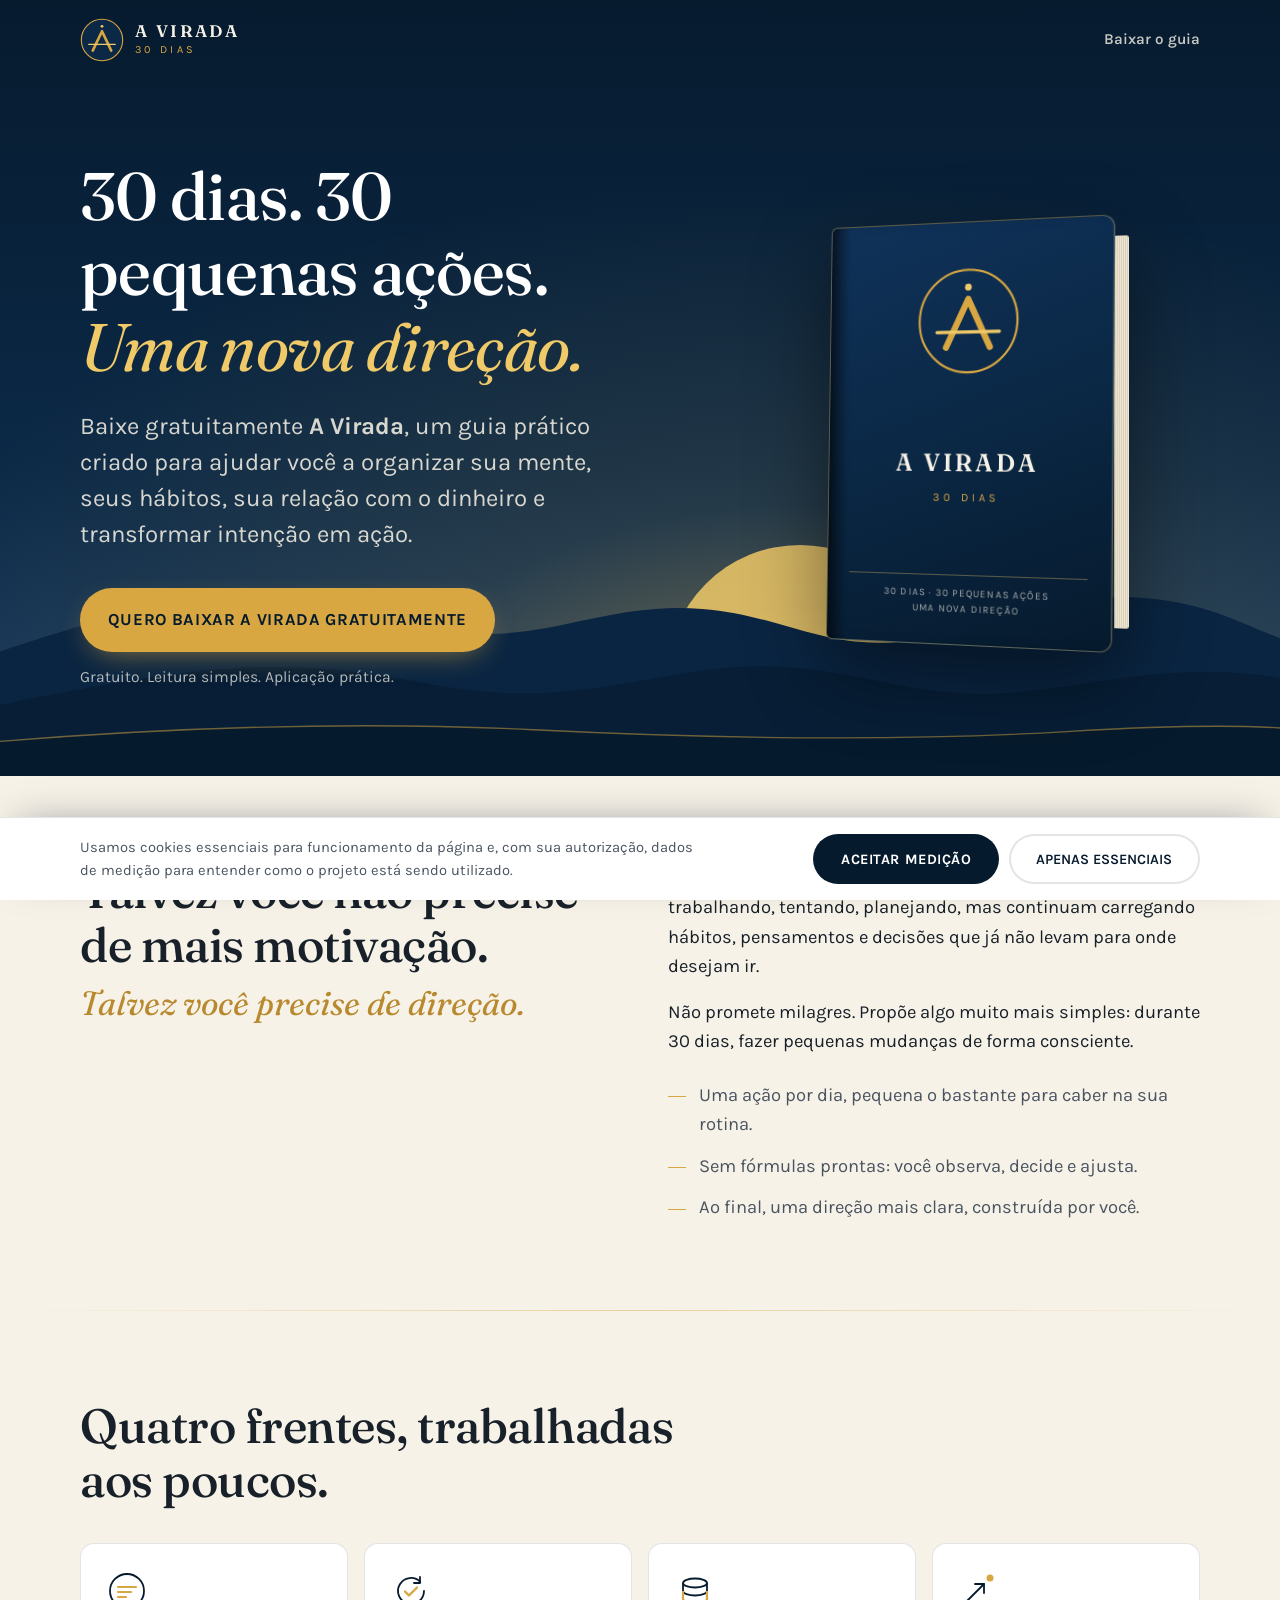
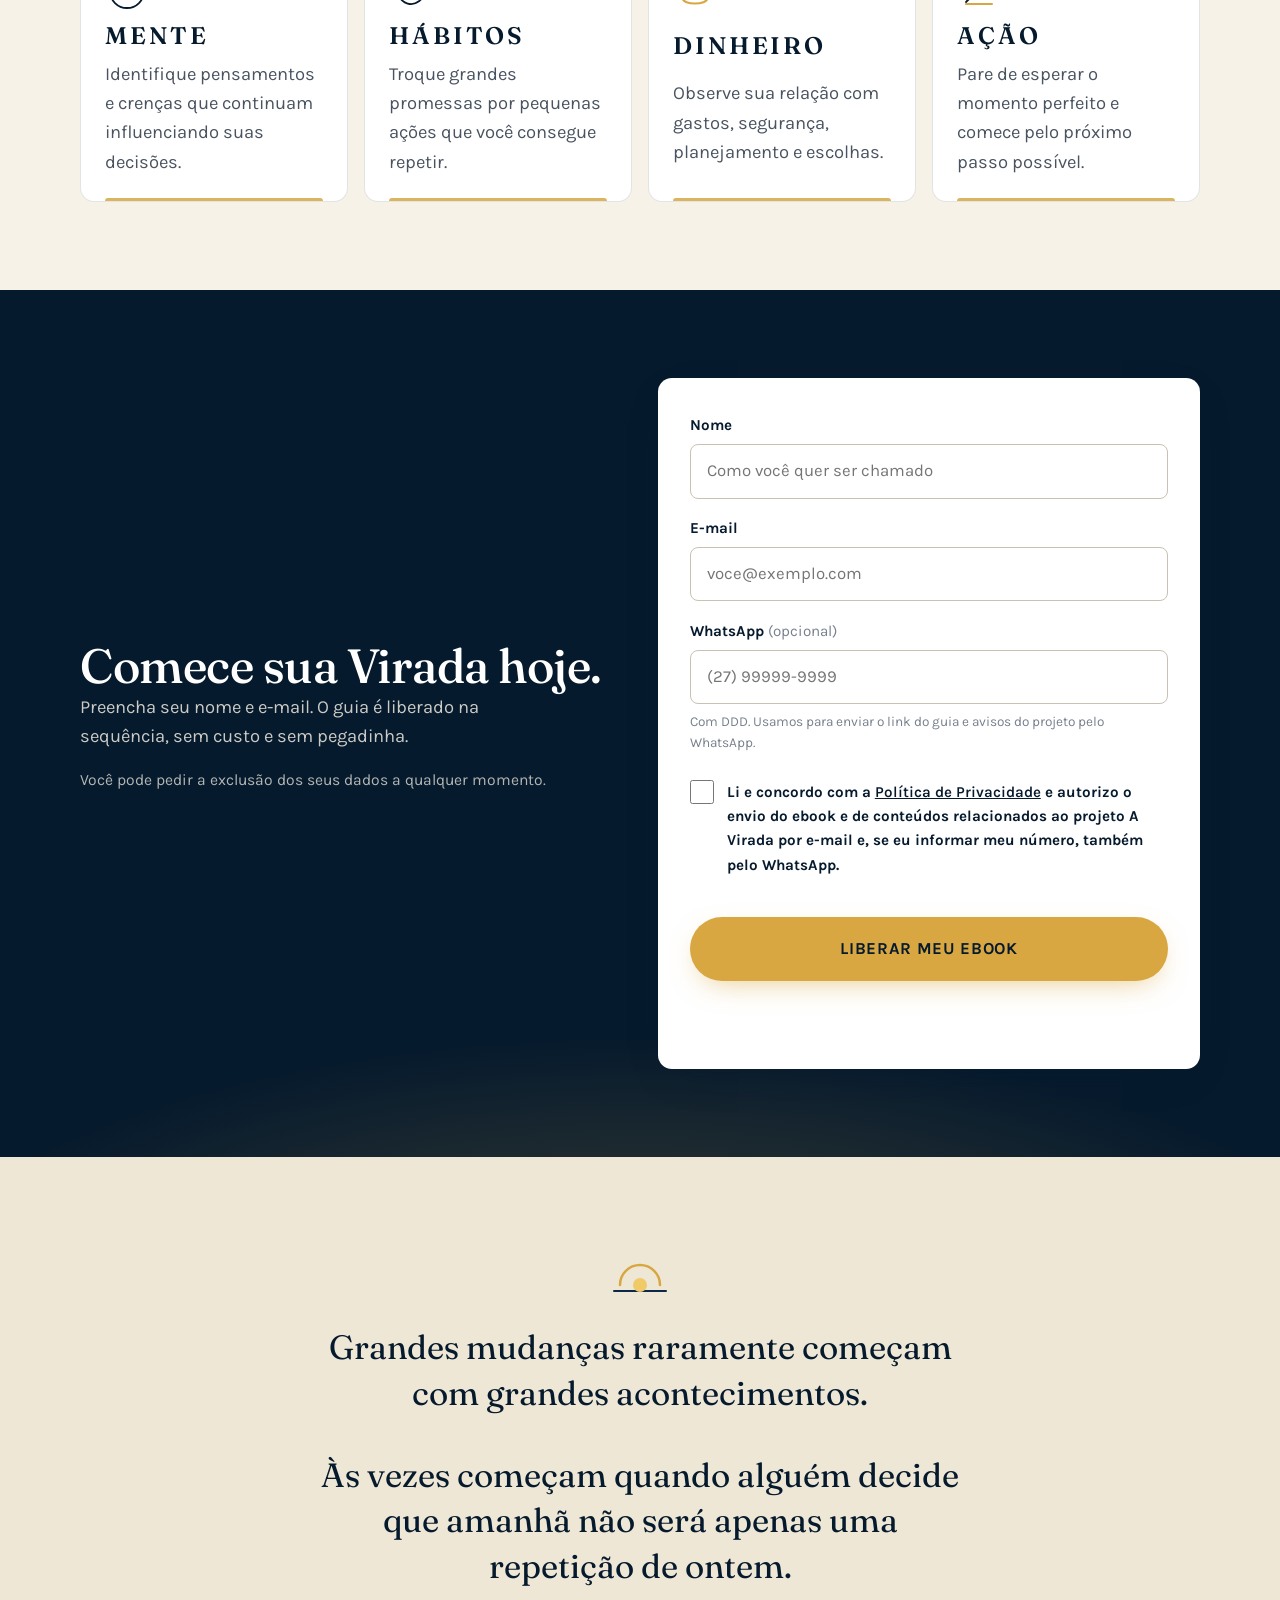
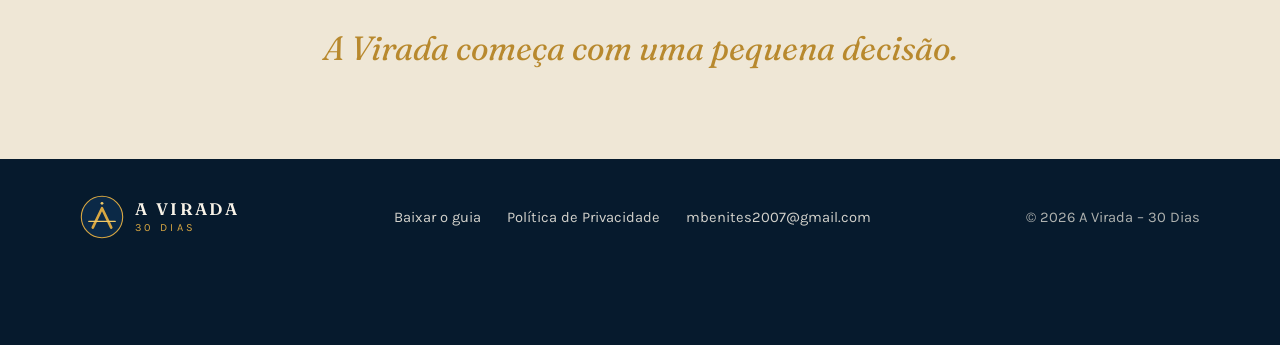
<file: site/index.html>
<!DOCTYPE html>
<html lang="pt-BR">
<head>
  <meta charset="UTF-8">
  <meta name="viewport" content="width=device-width, initial-scale=1">
  <title>A Virada – 30 Dias | Guia Gratuito</title>
  <meta name="description" content="Baixe gratuitamente A Virada, um guia prático de 30 dias para trabalhar mente, hábitos, dinheiro e ação através de pequenas mudanças.">
  <link rel="canonical" href="">
  <meta name="theme-color" content="#061A2D">
  <meta name="robots" content="index, follow">

  <meta property="og:type" content="website">
  <meta property="og:locale" content="pt_BR">
  <meta property="og:site_name" content="A Virada – 30 Dias">
  <meta property="og:title" content="A Virada – 30 Dias">
  <meta property="og:description" content="30 dias. 30 pequenas ações. Uma nova direção.">
  <meta property="og:url" content="">
  <meta property="og:image" content="assets/img/og-image.png">
  <meta property="og:image:width" content="1200">
  <meta property="og:image:height" content="630">
  <meta name="twitter:card" content="summary_large_image">
  <meta name="twitter:title" content="A Virada – 30 Dias">
  <meta name="twitter:description" content="30 dias. 30 pequenas ações. Uma nova direção.">
  <meta name="twitter:image" content="assets/img/og-image.png">

  <link rel="icon" type="image/svg+xml" href="assets/img/favicon.svg">
  <link rel="apple-touch-icon" href="assets/img/apple-touch-icon.png">

  <link rel="preconnect" href="https://fonts.googleapis.com">
  <link rel="preconnect" href="https://fonts.gstatic.com" crossorigin>
  <link rel="stylesheet" href="https://fonts.googleapis.com/css2?family=Fraunces:ital,opsz,wght@0,9..144,400;0,9..144,500;0,9..144,600;1,9..144,400;1,9..144,500&family=Karla:wght@400;600;700&display=swap">
  <link rel="stylesheet" href="assets/css/styles.css?v=__BUILD__">

  <script type="application/ld+json">
  {
    "@context": "https://schema.org",
    "@type": "Book",
    "name": "A Virada – 30 Dias",
    "description": "Guia prático de 30 dias para trabalhar mente, hábitos, dinheiro e ação através de pequenas mudanças.",
    "inLanguage": "pt-BR",
    "isAccessibleForFree": true,
    "bookFormat": "https://schema.org/EBook"
  }
  </script>
</head>
<body>
  <a class="skip-link" href="#conteudo">Pular para o conteúdo</a>

  <header class="site-header">
    <div class="wrap">
      <a class="brand" href="./" aria-label="A Virada – 30 Dias, início">
        <svg class="brand-mark" viewBox="0 0 100 100" aria-hidden="true" focusable="false">
          <circle cx="50" cy="50" r="47" fill="#0B2947" stroke="#D8A742" stroke-width="2.5"/>
          <circle cx="50" cy="19" r="3.2" fill="#F0C968"/>
          <path d="M29 74 L50 30 L71 74" fill="none" stroke="#D8A742" stroke-width="6" stroke-linecap="round" stroke-linejoin="round"/>
          <path d="M20 60 H80" stroke="#F0C968" stroke-width="3" stroke-linecap="round"/>
        </svg>
        <span class="brand-text"><b>A VIRADA</b><small>30 DIAS</small></span>
      </a>
      <a class="header-link" href="#cadastro">Baixar o guia</a>
    </div>
  </header>

  <main id="conteudo">

    <!-- ===================== HERO ===================== -->
    <section class="hero" aria-labelledby="titulo-principal">
      <div class="hero-sky" aria-hidden="true">
        <svg viewBox="0 0 1440 900" preserveAspectRatio="xMidYMax slice">
          <defs>
            <linearGradient id="sky" x1="0" y1="0" x2="0" y2="1">
              <stop offset="0" stop-color="#061A2D"/>
              <stop offset=".62" stop-color="#0B2947"/>
              <stop offset="1" stop-color="#1B3E63"/>
            </linearGradient>
            <radialGradient id="glow" cx=".62" cy="1" r=".75">
              <stop offset="0" stop-color="#D8A742" stop-opacity=".55"/>
              <stop offset=".45" stop-color="#D8A742" stop-opacity=".12"/>
              <stop offset="1" stop-color="#D8A742" stop-opacity="0"/>
            </radialGradient>
          </defs>
          <rect width="1440" height="900" fill="url(#sky)"/>
          <rect width="1440" height="900" fill="url(#glow)"/>
          <circle cx="900" cy="790" r="150" fill="#F0C968" opacity=".85"/>
          <path d="M0 900 L0 760 C120 720 220 690 330 700 C420 708 470 745 560 740 C640 736 700 705 790 712 C880 719 930 760 1020 748 C1110 736 1180 690 1290 700 C1360 706 1400 730 1440 745 L1440 900 Z" fill="#0A2542"/>
          <path d="M0 900 L0 820 C150 790 260 770 370 780 C470 789 520 812 620 806 C720 800 790 770 890 778 C990 786 1040 815 1140 806 C1240 797 1330 770 1440 790 L1440 900 Z" fill="#071E36"/>
          <path d="M0 900 L0 862 C200 845 400 838 600 848 C800 858 1000 862 1200 850 C1300 844 1380 842 1440 846 L1440 900 Z" fill="#061A2D"/>
          <path d="M0 861 C200 845 400 838 600 848 C800 858 1000 862 1200 850 C1300 844 1380 842 1440 846" fill="none" stroke="#D8A742" stroke-opacity=".5" stroke-width="1.5"/>
        </svg>
      </div>

      <div class="wrap">
        <div class="hero-copy">
          <h1 id="titulo-principal">30 dias. 30 pequenas ações. <em>Uma nova direção.</em></h1>
          <p class="lead">Baixe gratuitamente <strong>A Virada</strong>, um guia prático criado para ajudar você a organizar sua mente, seus hábitos, sua relação com o dinheiro e transformar intenção em ação.</p>
          <div class="cta-row">
            <a class="btn btn-primary btn-lg" href="#cadastro" data-cta="hero">QUERO BAIXAR A VIRADA GRATUITAMENTE</a>
            <span class="note-light">Gratuito. Leitura simples. Aplicação prática.</span>
          </div>
        </div>

        <div class="hero-book" aria-hidden="true">
          <div class="book">
            <div class="book-pages"></div>
            <div class="book-cover">
              <svg class="book-emblem" viewBox="0 0 100 100" focusable="false">
                <circle cx="50" cy="50" r="47" fill="none" stroke="#D8A742" stroke-width="2"/>
                <circle cx="50" cy="19" r="3.2" fill="#F0C968"/>
                <path d="M29 74 L50 30 L71 74" fill="none" stroke="#D8A742" stroke-width="6" stroke-linecap="round" stroke-linejoin="round"/>
                <path d="M20 60 H80" stroke="#F0C968" stroke-width="3" stroke-linecap="round"/>
              </svg>
              <div class="book-title"><b>A VIRADA</b><small>30 DIAS</small></div>
              <div class="book-tag">30 DIAS · 30 PEQUENAS AÇÕES<br>UMA NOVA DIREÇÃO</div>
            </div>
          </div>
        </div>
      </div>
    </section>

    <!-- ===================== PARA QUEM É ===================== -->
    <section class="section" aria-labelledby="para-quem">
      <div class="wrap two-col">
        <div>
          <h2 id="para-quem">Talvez você não precise de mais motivação.</h2>
          <p class="sub">Talvez você precise de direção.</p>
        </div>
        <div class="measure">
          <p>A Virada foi criado para pessoas que sentem que estão trabalhando, tentando, planejando, mas continuam carregando hábitos, pensamentos e decisões que já não levam para onde desejam ir.</p>
          <p>Não promete milagres. Propõe algo muito mais simples: durante 30 dias, fazer pequenas mudanças de forma consciente.</p>
          <ul class="quiet-list">
            <li>Uma ação por dia, pequena o bastante para caber na sua rotina.</li>
            <li>Sem fórmulas prontas: você observa, decide e ajusta.</li>
            <li>Ao final, uma direção mais clara, construída por você.</li>
          </ul>
        </div>
      </div>
    </section>

    <hr class="rule">

    <!-- ===================== OS 4 PILARES ===================== -->
    <section class="section" aria-labelledby="pilares">
      <div class="wrap">
        <h2 id="pilares">Quatro frentes, trabalhadas aos poucos.</h2>
        <div class="pillars">
          <article class="pillar">
            <svg class="pillar-icon" viewBox="0 0 44 44" aria-hidden="true" focusable="false"><circle cx="22" cy="22" r="17" fill="none" stroke="currentColor" stroke-width="1.8"/><path d="M13 18h18M13 23h13M13 28h8" stroke="#D8A742" stroke-width="2.2" stroke-linecap="round"/></svg>
            <h3>MENTE</h3>
            <p>Identifique pensamentos e crenças que continuam influenciando suas decisões.</p>
          </article>
          <article class="pillar">
            <svg class="pillar-icon" viewBox="0 0 44 44" aria-hidden="true" focusable="false"><path d="M35 22a13 13 0 1 1-3.8-9.2" fill="none" stroke="currentColor" stroke-width="1.8" stroke-linecap="round"/><path d="M31 8v6h-6" fill="none" stroke="currentColor" stroke-width="1.8" stroke-linecap="round" stroke-linejoin="round"/><path d="M16 22.5l4 4 8-8" fill="none" stroke="#D8A742" stroke-width="2.4" stroke-linecap="round" stroke-linejoin="round"/></svg>
            <h3>HÁBITOS</h3>
            <p>Troque grandes promessas por pequenas ações que você consegue repetir.</p>
          </article>
          <article class="pillar">
            <svg class="pillar-icon" viewBox="0 0 44 44" aria-hidden="true" focusable="false"><ellipse cx="22" cy="14" rx="12" ry="4.5" fill="none" stroke="currentColor" stroke-width="1.8"/><path d="M10 14v8c0 2.5 5.4 4.5 12 4.5s12-2 12-4.5v-8" fill="none" stroke="currentColor" stroke-width="1.8"/><path d="M10 22v8c0 2.5 5.4 4.5 12 4.5s12-2 12-4.5v-8" fill="none" stroke="#D8A742" stroke-width="2.2"/></svg>
            <h3>DINHEIRO</h3>
            <p>Observe sua relação com gastos, segurança, planejamento e escolhas.</p>
          </article>
          <article class="pillar">
            <svg class="pillar-icon" viewBox="0 0 44 44" aria-hidden="true" focusable="false"><path d="M9 33L27 15" stroke="currentColor" stroke-width="1.8" stroke-linecap="round"/><path d="M18 15h9v9" fill="none" stroke="currentColor" stroke-width="1.8" stroke-linecap="round" stroke-linejoin="round"/><circle cx="33" cy="9" r="3.5" fill="#D8A742"/><path d="M9 35h26" stroke="#D8A742" stroke-width="2" stroke-linecap="round"/></svg>
            <h3>AÇÃO</h3>
            <p>Pare de esperar o momento perfeito e comece pelo próximo passo possível.</p>
          </article>
        </div>
      </div>
    </section>

    <!-- ===================== CAPTURA ===================== -->
    <section class="section capture" id="cadastro" aria-labelledby="titulo-cadastro">
      <div class="wrap">
        <div>
          <h2 id="titulo-cadastro">Comece sua Virada hoje.</h2>
          <p class="intro">Preencha seu nome e e-mail. O guia é liberado na sequência, sem custo e sem pegadinha.</p>
          <p class="note-light">Você pode pedir a exclusão dos seus dados a qualquer momento.</p>
        </div>

        <form class="form-card" id="lead-form" novalidate autocomplete="on">
          <div class="field">
            <label for="nome">Nome</label>
            <input type="text" id="nome" name="name" autocomplete="given-name" required minlength="2" maxlength="80" placeholder="Como você quer ser chamado" aria-describedby="err-nome">
            <span class="err" id="err-nome" role="alert">Informe seu nome (pelo menos 2 letras).</span>
          </div>
          <div class="field">
            <label for="email">E-mail</label>
            <input type="email" id="email" name="email" autocomplete="email" inputmode="email" required maxlength="120" placeholder="voce@exemplo.com" aria-describedby="err-email">
            <span class="err" id="err-email" role="alert">Informe um e-mail válido.</span>
          </div>
          <div class="field" id="field-phone">
            <label for="telefone">WhatsApp <span class="label-opt" id="phone-opt">(opcional)</span></label>
            <input type="tel" id="telefone" name="phone" autocomplete="tel-national" inputmode="tel" maxlength="20" placeholder="(27) 99999-9999" aria-describedby="err-telefone hint-telefone">
            <span class="hint" id="hint-telefone">Com DDD. Usamos para enviar o link do guia e avisos do projeto pelo WhatsApp.</span>
            <span class="err" id="err-telefone" role="alert">Informe um celular válido com DDD (ex.: 27 99999-9999).</span>
          </div>

          <!-- proteção anti-spam: campo invisível que humanos não preenchem + tempo mínimo -->
          <div class="hp" aria-hidden="true">
            <label for="website">Deixe em branco</label>
            <input type="text" id="website" name="website" tabindex="-1" autocomplete="off">
          </div>
          <input type="hidden" name="ts" id="form-ts">

          <div class="field">
            <div class="consent">
              <input type="checkbox" id="consentimento" name="consent" required aria-describedby="err-consent">
              <label for="consentimento">Li e concordo com a <a href="privacidade.html" target="_blank" rel="noopener">Política de Privacidade</a> e autorizo o envio do ebook e de conteúdos relacionados ao projeto A Virada por e-mail e, se eu informar meu número, também pelo WhatsApp.</label>
            </div>
            <span class="err" id="err-consent" role="alert">Para receber o ebook, é preciso concordar com a política.</span>
          </div>

          <button type="submit" class="btn btn-primary btn-lg" id="submit-btn" style="width:100%">LIBERAR MEU EBOOK</button>
          <p class="form-status" id="form-status" aria-live="polite"></p>
        </form>
      </div>
    </section>

    <!-- ===================== EDITORIAL ===================== -->
    <section class="section editorial" aria-label="Mensagem final">
      <div class="wrap">
        <svg class="sun" viewBox="0 0 56 56" aria-hidden="true" focusable="false"><path d="M8 40a20 20 0 0 1 40 0" fill="none" stroke="#D8A742" stroke-width="2.5" stroke-linecap="round"/><path d="M2 46h52" stroke="#0B2947" stroke-width="2" stroke-linecap="round"/><circle cx="28" cy="40" r="7" fill="#F0C968"/></svg>
        <blockquote>
          <p>Grandes mudanças raramente começam com grandes acontecimentos.</p>
          <p>Às vezes começam quando alguém decide que amanhã não será apenas uma repetição de ontem.</p>
          <p>A Virada começa com uma pequena decisão.</p>
        </blockquote>
      </div>
    </section>
  </main>

  <footer class="site-footer">
    <div class="wrap">
      <a class="brand" href="./">
        <svg class="brand-mark" viewBox="0 0 100 100" aria-hidden="true" focusable="false"><circle cx="50" cy="50" r="47" fill="#0B2947" stroke="#D8A742" stroke-width="2.5"/><circle cx="50" cy="19" r="3.2" fill="#F0C968"/><path d="M29 74 L50 30 L71 74" fill="none" stroke="#D8A742" stroke-width="6" stroke-linecap="round" stroke-linejoin="round"/><path d="M20 60 H80" stroke="#F0C968" stroke-width="3" stroke-linecap="round"/></svg>
        <span class="brand-text"><b>A VIRADA</b><small>30 DIAS</small></span>
      </a>
      <nav aria-label="Rodapé">
        <a href="#cadastro">Baixar o guia</a>
        <a href="privacidade.html">Política de Privacidade</a>
        <a href="#" data-contact-email>Contato</a>
      </nav>
      <span>© <span data-year></span> A Virada – 30 Dias</span>
    </div>
  </footer>

  <!-- ===================== CONSENTIMENTO ===================== -->
  <div class="consent-banner" id="consent-banner" role="dialog" aria-live="polite" aria-label="Preferências de cookies" aria-hidden="true">
    <div class="wrap">
      <p>Usamos cookies essenciais para funcionamento da página e, com sua autorização, dados de medição para entender como o projeto está sendo utilizado.</p>
      <div class="actions">
        <button type="button" class="btn btn-navy" id="consent-accept">ACEITAR MEDIÇÃO</button>
        <button type="button" class="btn btn-ghost" id="consent-essential">APENAS ESSENCIAIS</button>
      </div>
    </div>
  </div>

  <script src="assets/js/config.js?v=__BUILD__"></script>
  <script src="assets/js/app.js?v=__BUILD__"></script>
  <script src="assets/js/leads.js?v=__BUILD__"></script>
</body>
</html>
</file>
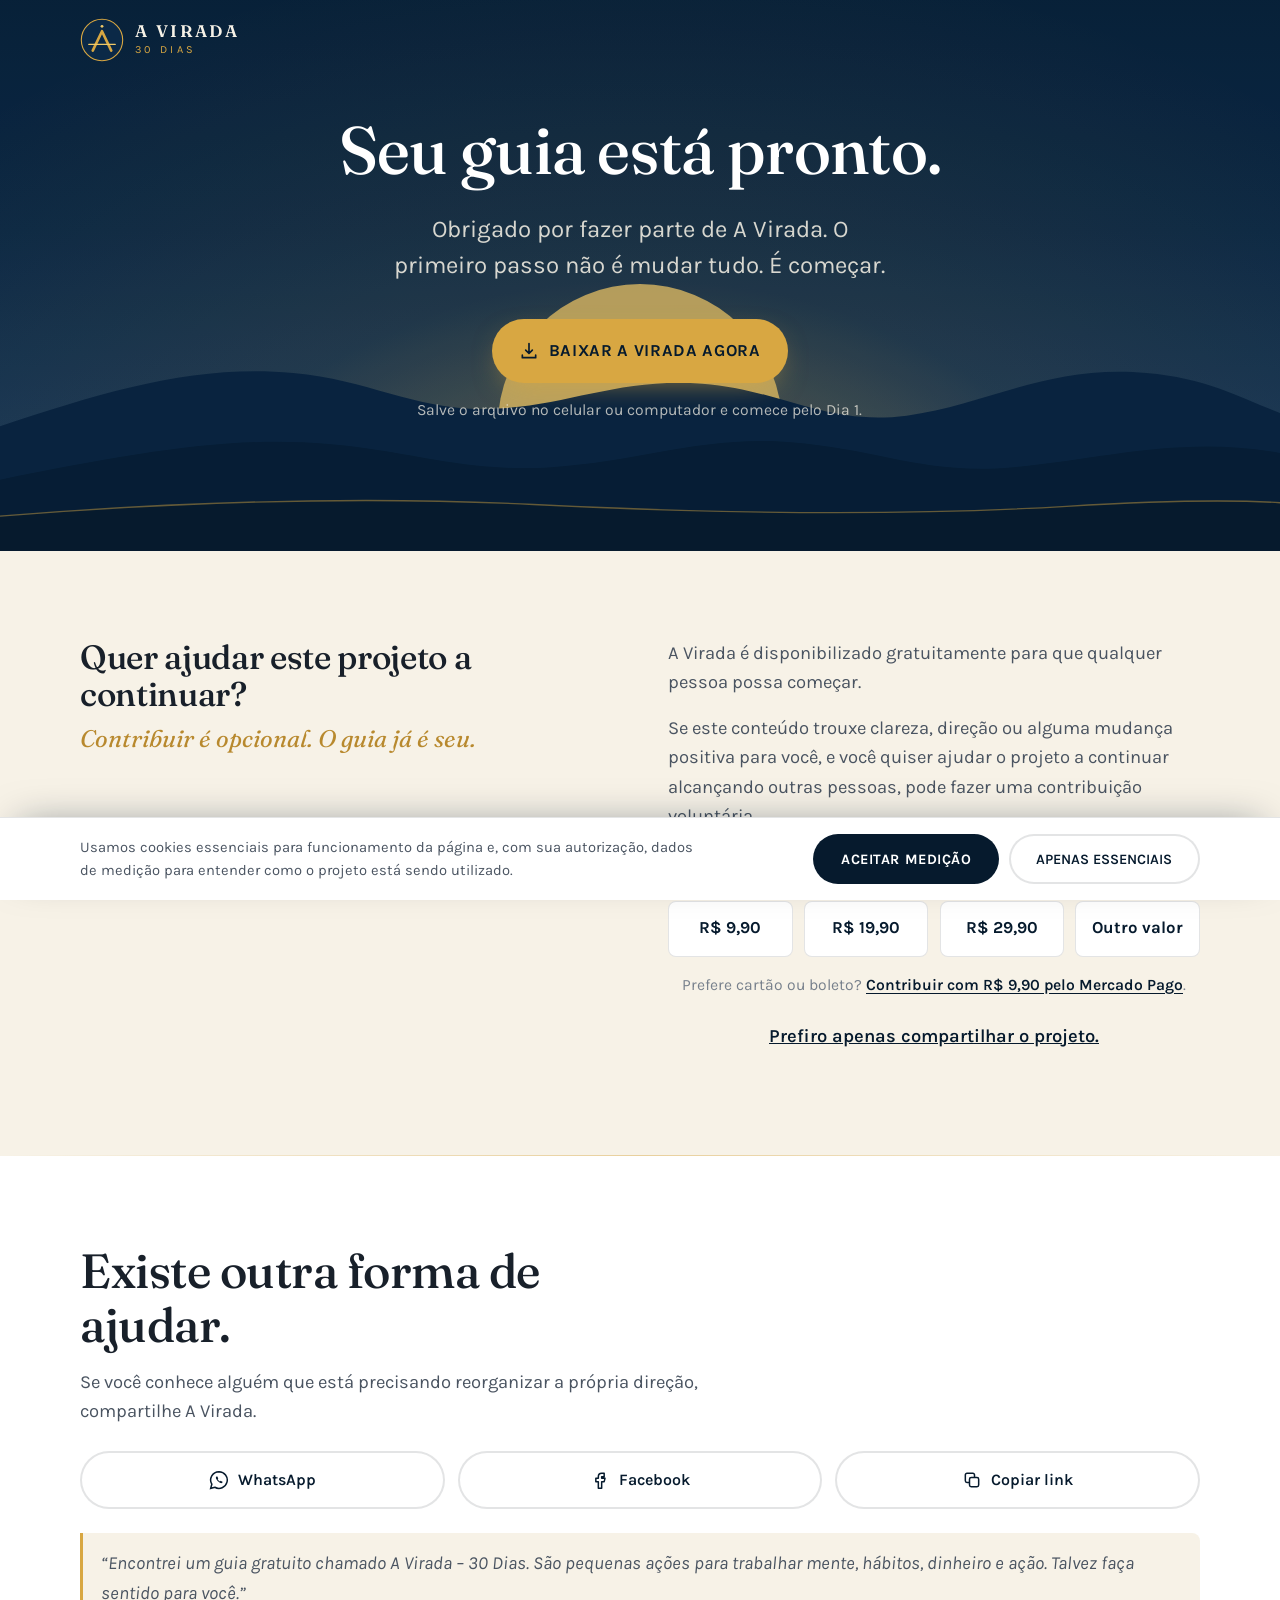
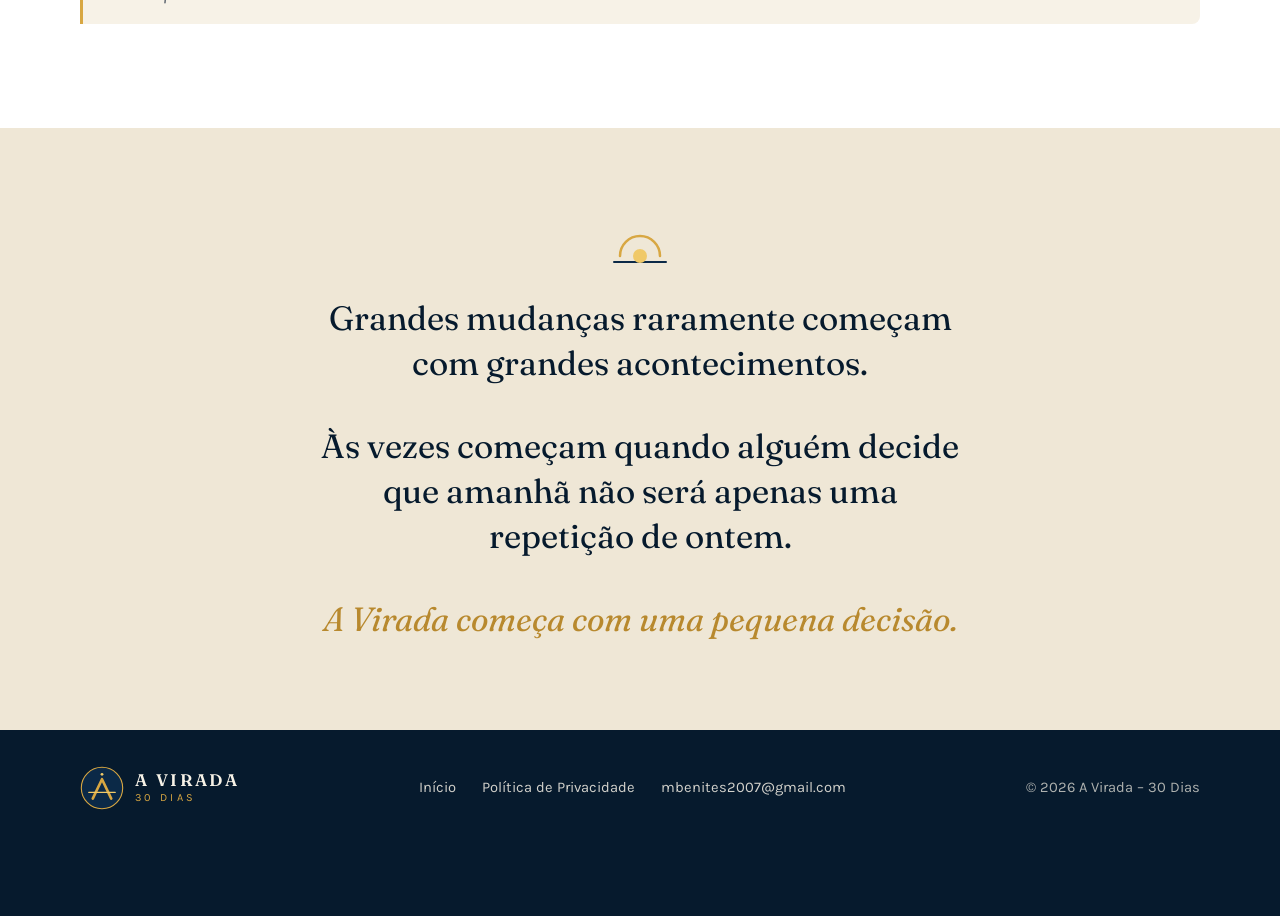
<file: site/obrigado.html>
<!DOCTYPE html>
<html lang="pt-BR">
<head>
  <meta charset="UTF-8">
  <meta name="viewport" content="width=device-width, initial-scale=1">
  <title>Seu guia está pronto | A Virada – 30 Dias</title>
  <meta name="description" content="Baixe A Virada – 30 Dias e comece pelo Dia 1.">
  <meta name="robots" content="noindex, nofollow">
  <link rel="canonical" href="">
  <meta name="theme-color" content="#061A2D">
  <meta property="og:type" content="website">
  <meta property="og:locale" content="pt_BR">
  <meta property="og:site_name" content="A Virada – 30 Dias">
  <meta property="og:title" content="A Virada – 30 Dias">
  <meta property="og:description" content="30 dias. 30 pequenas ações. Uma nova direção.">
  <meta property="og:url" content="">
  <meta property="og:image" content="assets/img/og-image.png">
  <meta name="twitter:card" content="summary_large_image">
  <meta name="twitter:image" content="assets/img/og-image.png">
  <link rel="icon" type="image/svg+xml" href="assets/img/favicon.svg">
  <link rel="apple-touch-icon" href="assets/img/apple-touch-icon.png">
  <link rel="preconnect" href="https://fonts.googleapis.com">
  <link rel="preconnect" href="https://fonts.gstatic.com" crossorigin>
  <link rel="stylesheet" href="https://fonts.googleapis.com/css2?family=Fraunces:ital,opsz,wght@0,9..144,400;0,9..144,500;0,9..144,600;1,9..144,400;1,9..144,500&family=Karla:wght@400;600;700&display=swap">
  <link rel="stylesheet" href="assets/css/styles.css?v=__BUILD__">
</head>
<body>
  <a class="skip-link" href="#conteudo">Pular para o conteúdo</a>

  <header class="site-header">
    <div class="wrap">
      <a class="brand" href="./" aria-label="A Virada – 30 Dias, início">
        <svg class="brand-mark" viewBox="0 0 100 100" aria-hidden="true" focusable="false"><circle cx="50" cy="50" r="47" fill="#0B2947" stroke="#D8A742" stroke-width="2.5"/><circle cx="50" cy="19" r="3.2" fill="#F0C968"/><path d="M29 74 L50 30 L71 74" fill="none" stroke="#D8A742" stroke-width="6" stroke-linecap="round" stroke-linejoin="round"/><path d="M20 60 H80" stroke="#F0C968" stroke-width="3" stroke-linecap="round"/></svg>
        <span class="brand-text"><b>A VIRADA</b><small>30 DIAS</small></span>
      </a>
    </div>
  </header>

  <main id="conteudo">

    <!-- ===================== ENTREGA (sempre primeiro) ===================== -->
    <section class="hero thanks-hero" aria-labelledby="titulo-obrigado">
      <div class="hero-sky" aria-hidden="true">
        <svg viewBox="0 0 1440 900" preserveAspectRatio="xMidYMax slice">
          <defs>
            <linearGradient id="sky2" x1="0" y1="0" x2="0" y2="1"><stop offset="0" stop-color="#061A2D"/><stop offset=".6" stop-color="#0B2947"/><stop offset="1" stop-color="#1B3E63"/></linearGradient>
            <radialGradient id="glow2" cx=".5" cy="1" r=".75"><stop offset="0" stop-color="#D8A742" stop-opacity=".5"/><stop offset=".45" stop-color="#D8A742" stop-opacity=".1"/><stop offset="1" stop-color="#D8A742" stop-opacity="0"/></radialGradient>
          </defs>
          <rect width="1440" height="900" fill="url(#sky2)"/><rect width="1440" height="900" fill="url(#glow2)"/>
          <circle cx="720" cy="760" r="160" fill="#F0C968" opacity=".8"/>
          <path d="M0 900 L0 760 C120 720 220 690 330 700 C420 708 470 745 560 740 C640 736 700 705 790 712 C880 719 930 760 1020 748 C1110 736 1180 690 1290 700 C1360 706 1400 730 1440 745 L1440 900 Z" fill="#0A2542"/>
          <path d="M0 900 L0 820 C150 790 260 770 370 780 C470 789 520 812 620 806 C720 800 790 770 890 778 C990 786 1040 815 1140 806 C1240 797 1330 770 1440 790 L1440 900 Z" fill="#071E36"/>
          <path d="M0 900 L0 862 C200 845 400 838 600 848 C800 858 1000 862 1200 850 C1300 844 1380 842 1440 846 L1440 900 Z" fill="#061A2D"/>
          <path d="M0 861 C200 845 400 838 600 848 C800 858 1000 862 1200 850 C1300 844 1380 842 1440 846" fill="none" stroke="#D8A742" stroke-opacity=".5" stroke-width="1.5"/>
        </svg>
      </div>
      <div class="wrap">
        <div class="hero-copy" style="text-align:center">
          <h1 id="titulo-obrigado">Seu guia está pronto.</h1>
          <p class="lead" id="lead-greeting">Obrigado por fazer parte de A Virada. O primeiro passo não é mudar tudo. É começar.</p>
          <div class="download-box">
            <a class="btn btn-primary btn-lg" id="download-btn" href="#" download>
              <svg viewBox="0 0 24 24" aria-hidden="true" focusable="false"><path d="M12 3v12m0 0l-4-4m4 4l4-4M4 17v3h16v-3" fill="none" stroke="currentColor" stroke-width="2" stroke-linecap="round" stroke-linejoin="round"/></svg>
              BAIXAR A VIRADA AGORA
            </a>
            <p class="note-light">Salve o arquivo no celular ou computador e comece pelo Dia 1.</p>
            <p class="pending" id="download-pending" hidden>O arquivo do ebook ainda não foi publicado neste endereço. Se você é o administrador, configure <code>EBOOK_DOWNLOAD_URL</code> em <code>assets/js/config.js</code>.</p>
          </div>
        </div>
      </div>
    </section>

    <!-- ===================== CONTRIBUIÇÃO VOLUNTÁRIA (depois do download) ===================== -->
    <section class="section contrib" id="contribuicao" aria-labelledby="titulo-contrib">
      <div class="wrap two-col">
        <div>
          <h2 id="titulo-contrib">Quer ajudar este projeto a continuar?</h2>
          <p class="sub" style="font-size:var(--step-1)">Contribuir é opcional. O guia já é seu.</p>
        </div>
        <div>
          <div class="intro measure">
            <p>A Virada é disponibilizado gratuitamente para que qualquer pessoa possa começar.</p>
            <p>Se este conteúdo trouxe clareza, direção ou alguma mudança positiva para você, e você quiser ajudar o projeto a continuar alcançando outras pessoas, pode fazer uma contribuição voluntária.</p>
            <p id="contrib-note">Não existe valor mínimo e contribuir não é obrigatório.</p>
          </div>

          <div id="pix-area">
            <div class="amounts" role="group" aria-label="Valor sugerido">
              <button type="button" class="amount" data-amount="9.90">R$ 9,90</button>
              <button type="button" class="amount" data-amount="19.90">R$ 19,90</button>
              <button type="button" class="amount" data-amount="29.90">R$ 29,90</button>
              <button type="button" class="amount" data-amount="other">Outro valor</button>
            </div>
            <div class="amount-other" id="amount-other">
              <div>
                <label for="valor-livre">Valor (R$)</label>
                <input type="text" id="valor-livre" inputmode="decimal" placeholder="Ex.: 15,00" maxlength="12" autocomplete="off">
              </div>
              <button type="button" class="btn btn-ghost" id="valor-livre-ok" style="width:auto">Gerar</button>
            </div>

            <div class="pix-card" id="pix-card" hidden>
              <p class="note" id="pix-hint" style="margin:0"></p>
              <div class="qr" id="pix-qr" aria-label="QR Code Pix"></div>
              <div class="pix-code" id="pix-code" aria-label="Código Pix copia e cola"></div>
              <button type="button" class="btn btn-navy" id="pix-copy">COPIAR PIX COPIA E COLA</button>
              <span class="copied" id="pix-copied" aria-live="polite"></span>
            </div>

            <!-- Alternativa ao Pix (cartão/boleto) quando PAYMENT_LINKS também está preenchido -->
            <p class="note link-alt" id="link-alt" hidden></p>

            <!-- LINK DE PAGAMENTO (Mercado Pago etc.): usado quando PAYMENT_LINKS está preenchido e o Pix direto não -->
            <div class="pix-card" id="link-card" hidden>
              <p class="note" id="link-hint" style="margin:0"></p>
              <div class="qr" id="link-qr" aria-label="QR Code do link de pagamento"></div>
              <a class="btn btn-navy" id="link-open" href="#" target="_blank" rel="noopener">CONTRIBUIR AGORA</a>
              <button type="button" class="btn btn-ghost" id="link-copy">COPIAR LINK DE PAGAMENTO</button>
              <span class="copied" id="link-copied" aria-live="polite"></span>
              <p class="note" id="link-methods" style="margin:0"></p>
            </div>

            <!-- CONFIGURAR PIX ANTES DE PUBLICAR: este bloco aparece enquanto o Pix não estiver configurado -->
            <div class="pix-unavailable" id="pix-unavailable" hidden>
              <strong>Contribuição por Pix ainda não disponível.</strong><br>
              O responsável pelo projeto ainda não configurou a chave. Enquanto isso, se quiser ajudar, compartilhe A Virada com alguém.
              <span class="note" style="display:block;margin-top:.5rem">Admin: preencha <code>PIX_PAYLOAD</code> (ou <code>PIX_KEY</code> + nome + cidade) ou <code>PAYMENT_LINKS</code> em <code>assets/js/config.js</code>.</span>
            </div>
          </div>

          <p class="share-instead"><a href="#compartilhar">Prefiro apenas compartilhar o projeto.</a></p>
        </div>
      </div>
    </section>

    <hr class="rule">

    <!-- ===================== COMPARTILHAR ===================== -->
    <section class="section share" id="compartilhar" aria-labelledby="titulo-share">
      <div class="wrap">
        <h2 id="titulo-share">Existe outra forma de ajudar.</h2>
        <p class="measure" style="margin-top:1rem;color:var(--ink-soft)">Se você conhece alguém que está precisando reorganizar a própria direção, compartilhe A Virada.</p>
        <div class="share-buttons">
          <a class="btn btn-ghost" id="share-whatsapp" href="#" target="_blank" rel="noopener" data-share="whatsapp">
            <svg viewBox="0 0 24 24" aria-hidden="true" focusable="false"><path d="M12 2a10 10 0 0 0-8.6 15.1L2 22l5-1.3A10 10 0 1 0 12 2z" fill="none" stroke="currentColor" stroke-width="1.8"/><path d="M8.5 8.5c.2-.5.5-.6.8-.6h.5c.2 0 .4.1.5.4l.7 1.6c.1.2 0 .4-.1.6l-.5.6c.6 1.1 1.5 2 2.6 2.6l.6-.5c.2-.2.4-.2.6-.1l1.6.7c.3.1.4.3.4.5v.5c0 .3-.1.6-.6.8-.5.2-1.2.3-2.5-.3a9 9 0 0 1-4.4-4.4c-.6-1.3-.5-2 -.2-2.4z" fill="currentColor"/></svg>
            WhatsApp
          </a>
          <a class="btn btn-ghost" id="share-facebook" href="#" target="_blank" rel="noopener" data-share="facebook">
            <svg viewBox="0 0 24 24" aria-hidden="true" focusable="false"><path d="M14 8h3V4h-3a4 4 0 0 0-4 4v2H7v4h3v8h4v-8h3l1-4h-4V8z" fill="none" stroke="currentColor" stroke-width="1.8" stroke-linejoin="round"/></svg>
            Facebook
          </a>
          <button type="button" class="btn btn-ghost" id="share-copy" data-share="copy">
            <svg viewBox="0 0 24 24" aria-hidden="true" focusable="false"><rect x="9" y="9" width="11" height="11" rx="2" fill="none" stroke="currentColor" stroke-width="1.8"/><path d="M15 9V6a2 2 0 0 0-2-2H6a2 2 0 0 0-2 2v7a2 2 0 0 0 2 2h3" fill="none" stroke="currentColor" stroke-width="1.8"/></svg>
            <span id="share-copy-label">Copiar link</span>
          </button>
        </div>
        <p class="share-msg" id="share-msg"></p>
      </div>
    </section>

    <!-- ===================== EDITORIAL ===================== -->
    <section class="section editorial" aria-label="Mensagem final">
      <div class="wrap">
        <svg class="sun" viewBox="0 0 56 56" aria-hidden="true" focusable="false"><path d="M8 40a20 20 0 0 1 40 0" fill="none" stroke="#D8A742" stroke-width="2.5" stroke-linecap="round"/><path d="M2 46h52" stroke="#0B2947" stroke-width="2" stroke-linecap="round"/><circle cx="28" cy="40" r="7" fill="#F0C968"/></svg>
        <blockquote>
          <p>Grandes mudanças raramente começam com grandes acontecimentos.</p>
          <p>Às vezes começam quando alguém decide que amanhã não será apenas uma repetição de ontem.</p>
          <p>A Virada começa com uma pequena decisão.</p>
        </blockquote>
      </div>
    </section>
  </main>

  <footer class="site-footer">
    <div class="wrap">
      <a class="brand" href="./">
        <svg class="brand-mark" viewBox="0 0 100 100" aria-hidden="true" focusable="false"><circle cx="50" cy="50" r="47" fill="#0B2947" stroke="#D8A742" stroke-width="2.5"/><circle cx="50" cy="19" r="3.2" fill="#F0C968"/><path d="M29 74 L50 30 L71 74" fill="none" stroke="#D8A742" stroke-width="6" stroke-linecap="round" stroke-linejoin="round"/><path d="M20 60 H80" stroke="#F0C968" stroke-width="3" stroke-linecap="round"/></svg>
        <span class="brand-text"><b>A VIRADA</b><small>30 DIAS</small></span>
      </a>
      <nav aria-label="Rodapé">
        <a href="./">Início</a>
        <a href="privacidade.html">Política de Privacidade</a>
        <a href="#" data-contact-email>Contato</a>
      </nav>
      <span>© <span data-year></span> A Virada – 30 Dias</span>
    </div>
  </footer>

  <div class="consent-banner" id="consent-banner" role="dialog" aria-live="polite" aria-label="Preferências de cookies" aria-hidden="true">
    <div class="wrap">
      <p>Usamos cookies essenciais para funcionamento da página e, com sua autorização, dados de medição para entender como o projeto está sendo utilizado.</p>
      <div class="actions">
        <button type="button" class="btn btn-navy" id="consent-accept">ACEITAR MEDIÇÃO</button>
        <button type="button" class="btn btn-ghost" id="consent-essential">APENAS ESSENCIAIS</button>
      </div>
    </div>
  </div>

  <script src="assets/js/config.js?v=__BUILD__"></script>
  <script src="assets/js/app.js?v=__BUILD__"></script>
  <script src="assets/js/qrcode.js?v=__BUILD__"></script>
  <script src="assets/js/pix.js?v=__BUILD__"></script>
  <script src="assets/js/obrigado.js?v=__BUILD__"></script>
</body>
</html>
</file>
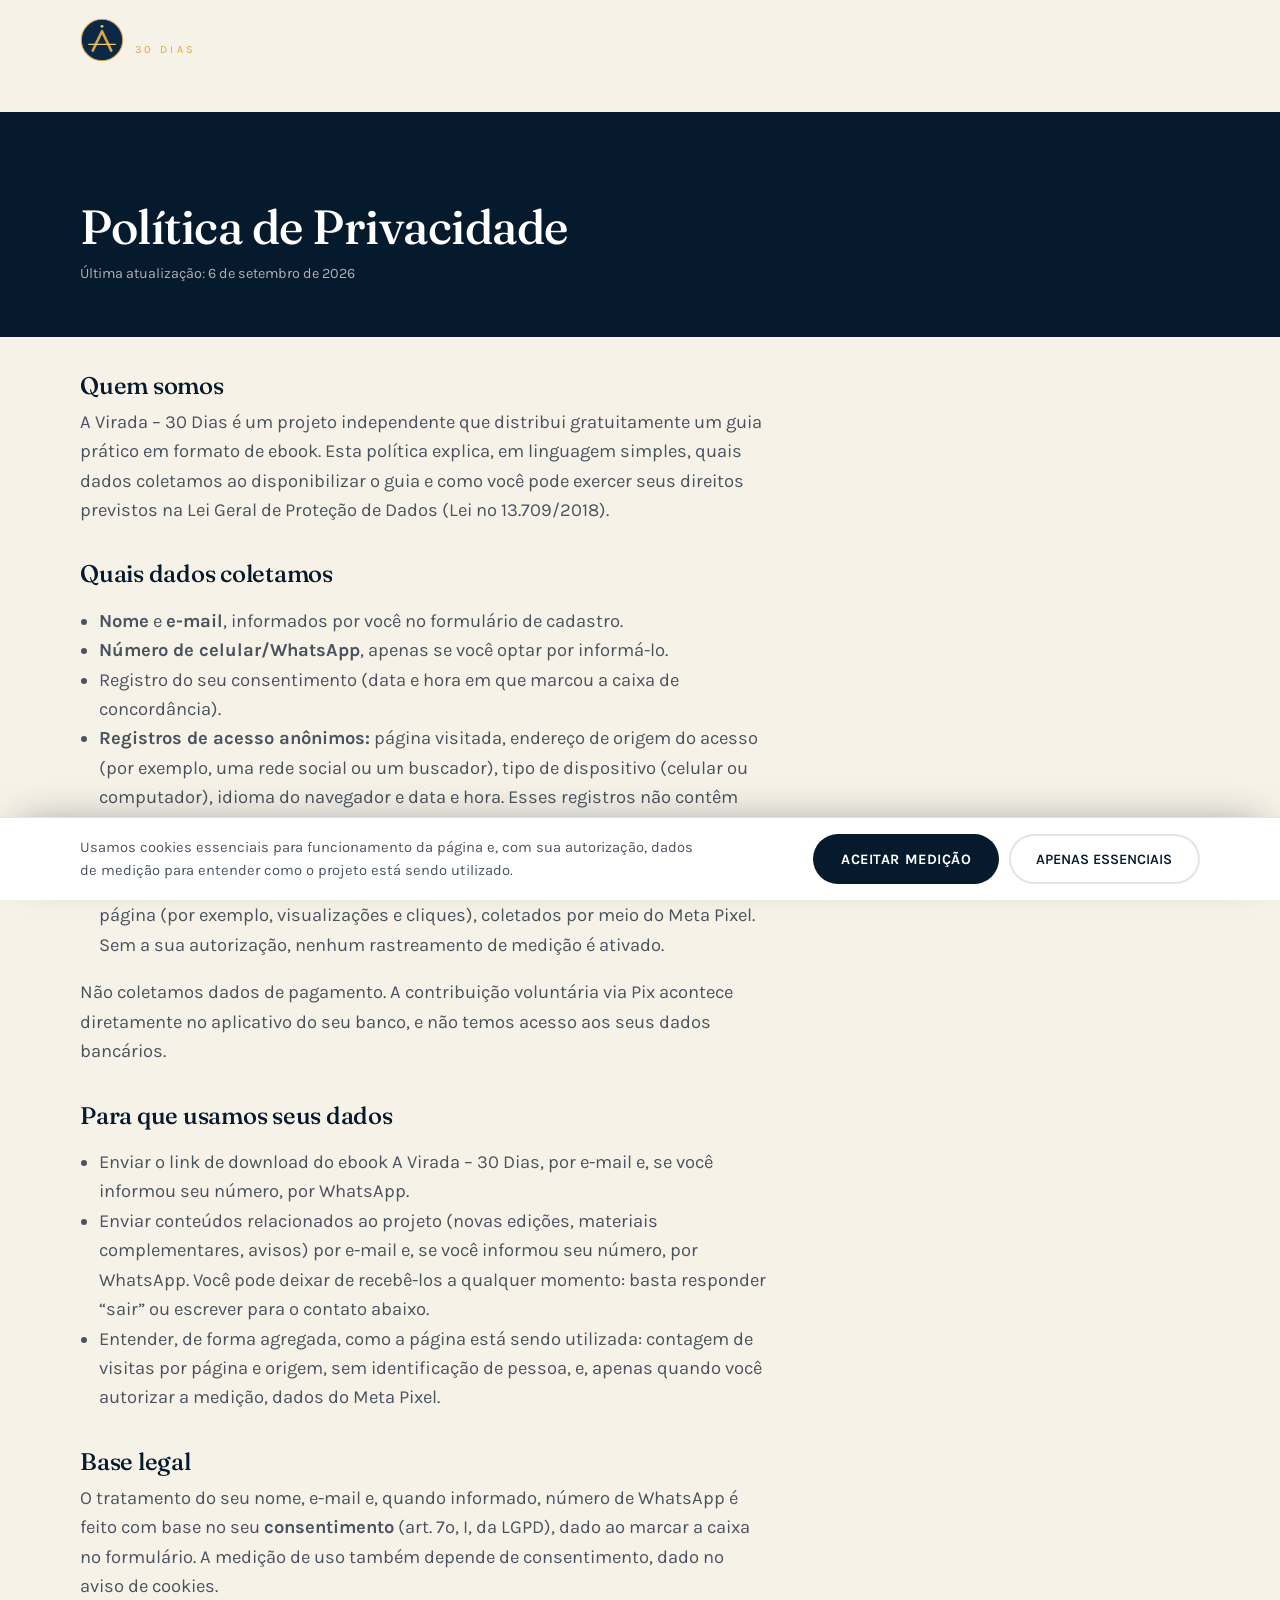
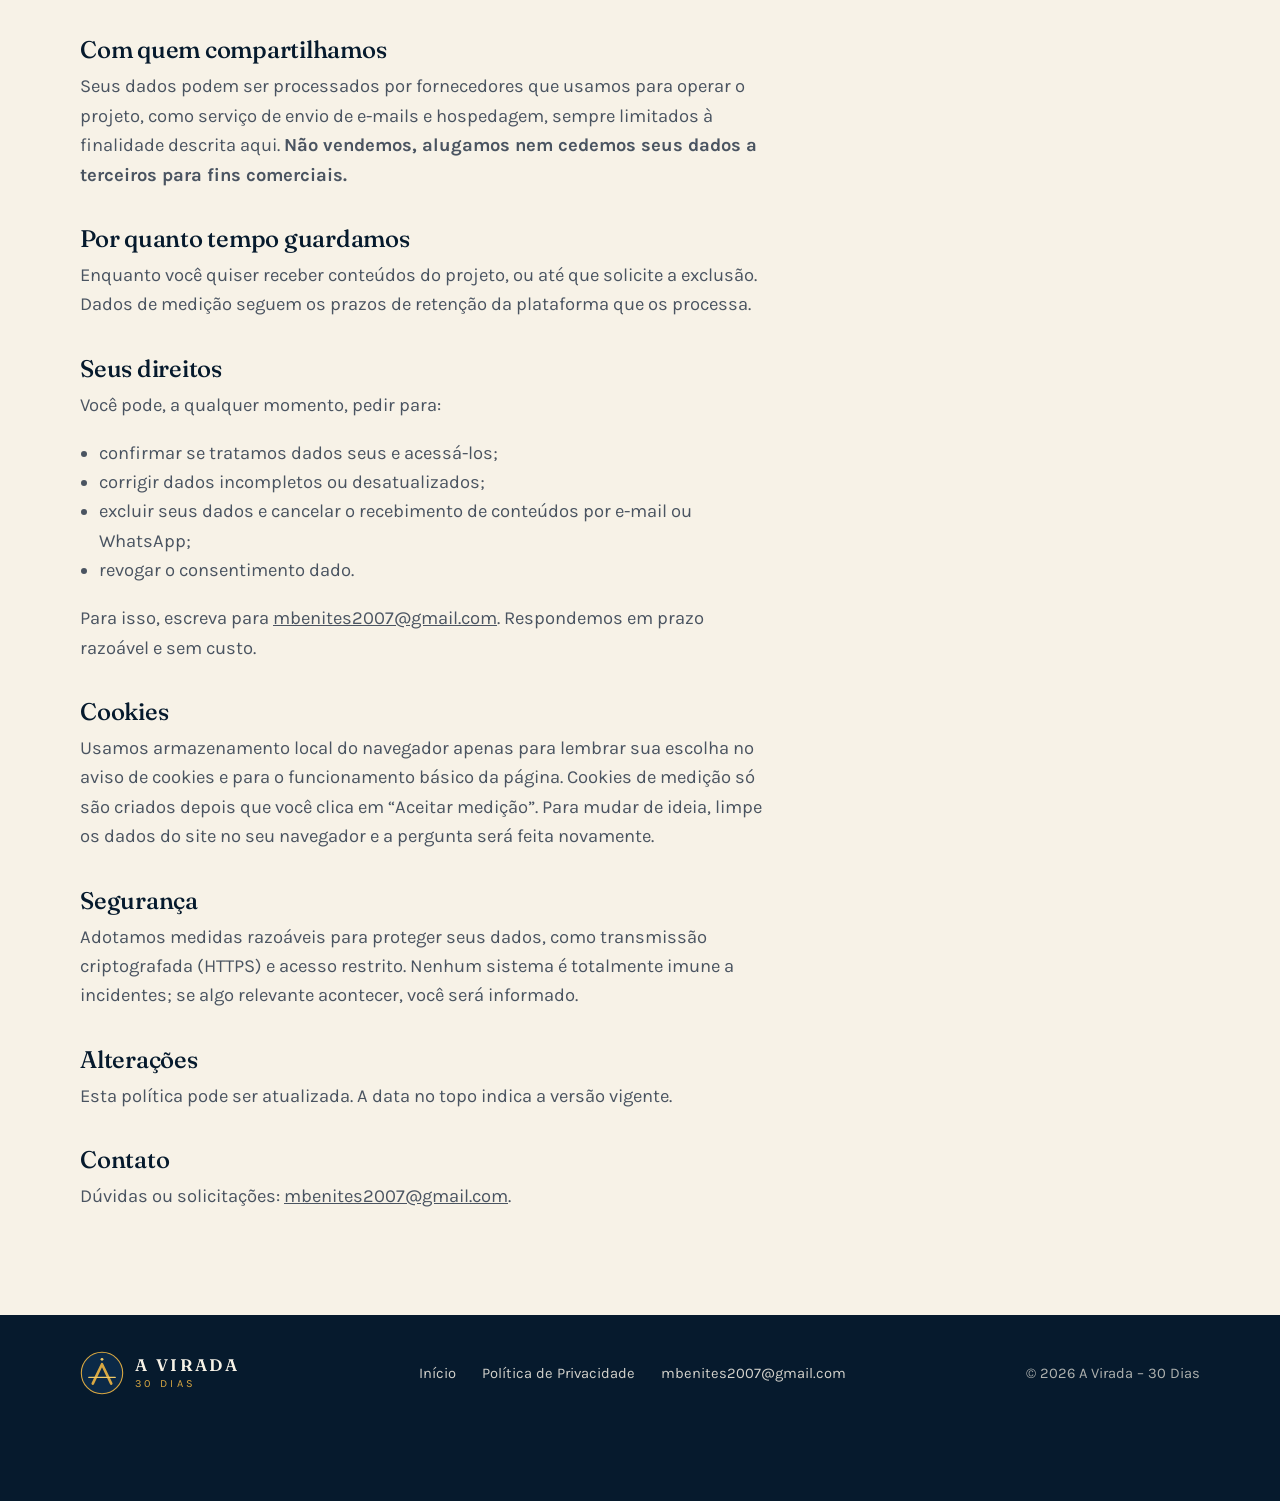
<file: site/privacidade.html>
<!DOCTYPE html>
<html lang="pt-BR">
<head>
  <meta charset="UTF-8">
  <meta name="viewport" content="width=device-width, initial-scale=1">
  <title>Política de Privacidade | A Virada – 30 Dias</title>
  <meta name="description" content="Como o projeto A Virada – 30 Dias coleta e usa nome e e-mail, e como pedir a exclusão dos seus dados.">
  <meta name="robots" content="index, follow">
  <link rel="canonical" href="">
  <meta name="theme-color" content="#061A2D">
  <meta property="og:type" content="website">
  <meta property="og:locale" content="pt_BR">
  <meta property="og:site_name" content="A Virada – 30 Dias">
  <meta property="og:title" content="Política de Privacidade | A Virada – 30 Dias">
  <meta property="og:description" content="Como tratamos seus dados.">
  <meta property="og:url" content="">
  <meta property="og:image" content="assets/img/og-image.png">
  <meta name="twitter:card" content="summary_large_image">
  <meta name="twitter:image" content="assets/img/og-image.png">
  <link rel="icon" type="image/svg+xml" href="assets/img/favicon.svg">
  <link rel="apple-touch-icon" href="assets/img/apple-touch-icon.png">
  <link rel="preconnect" href="https://fonts.googleapis.com">
  <link rel="preconnect" href="https://fonts.gstatic.com" crossorigin>
  <link rel="stylesheet" href="https://fonts.googleapis.com/css2?family=Fraunces:ital,opsz,wght@0,9..144,400;0,9..144,500;0,9..144,600;1,9..144,400;1,9..144,500&family=Karla:wght@400;600;700&display=swap">
  <link rel="stylesheet" href="assets/css/styles.css?v=__BUILD__">
</head>
<body>
  <a class="skip-link" href="#conteudo">Pular para o conteúdo</a>

  <header class="site-header">
    <div class="wrap">
      <a class="brand" href="./" aria-label="A Virada – 30 Dias, início">
        <svg class="brand-mark" viewBox="0 0 100 100" aria-hidden="true" focusable="false"><circle cx="50" cy="50" r="47" fill="#0B2947" stroke="#D8A742" stroke-width="2.5"/><circle cx="50" cy="19" r="3.2" fill="#F0C968"/><path d="M29 74 L50 30 L71 74" fill="none" stroke="#D8A742" stroke-width="6" stroke-linecap="round" stroke-linejoin="round"/><path d="M20 60 H80" stroke="#F0C968" stroke-width="3" stroke-linecap="round"/></svg>
        <span class="brand-text"><b>A VIRADA</b><small>30 DIAS</small></span>
      </a>
      <a class="header-link" href="./#cadastro">Baixar o guia</a>
    </div>
  </header>

  <main id="conteudo" class="doc">
    <div class="doc-header">
      <div class="wrap">
        <h1>Política de Privacidade</h1>
        <p class="updated">Última atualização: <time datetime="2026-09-06">6 de setembro de 2026</time></p>
      </div>
    </div>

    <div class="doc-body">
      <div class="wrap">
        <h2>Quem somos</h2>
        <p>A Virada – 30 Dias é um projeto independente que distribui gratuitamente um guia prático em formato de ebook. Esta política explica, em linguagem simples, quais dados coletamos ao disponibilizar o guia e como você pode exercer seus direitos previstos na Lei Geral de Proteção de Dados (Lei nº 13.709/2018).</p>

        <h2>Quais dados coletamos</h2>
        <ul>
          <li><strong>Nome</strong> e <strong>e-mail</strong>, informados por você no formulário de cadastro.</li>
          <li><strong>Número de celular/WhatsApp</strong>, apenas se você optar por informá-lo.</li>
          <li>Registro do seu consentimento (data e hora em que marcou a caixa de concordância).</li>
          <li><strong>Registros de acesso anônimos:</strong> página visitada, endereço de origem do acesso (por exemplo, uma rede social ou um buscador), tipo de dispositivo (celular ou computador), idioma do navegador e data e hora. Esses registros não contêm nome, e-mail, endereço IP nem qualquer identificador que permita reconhecer você.</li>
          <li><strong>Somente se você autorizar no aviso de cookies:</strong> dados de medição de uso da página (por exemplo, visualizações e cliques), coletados por meio do Meta Pixel. Sem a sua autorização, nenhum rastreamento de medição é ativado.</li>
        </ul>
        <p>Não coletamos dados de pagamento. A contribuição voluntária via Pix acontece diretamente no aplicativo do seu banco, e não temos acesso aos seus dados bancários.</p>

        <h2>Para que usamos seus dados</h2>
        <ul>
          <li>Enviar o link de download do ebook A Virada – 30 Dias, por e-mail e, se você informou seu número, por WhatsApp.</li>
          <li>Enviar conteúdos relacionados ao projeto (novas edições, materiais complementares, avisos) por e-mail e, se você informou seu número, por WhatsApp. Você pode deixar de recebê-los a qualquer momento: basta responder “sair” ou escrever para o contato abaixo.</li>
          <li>Entender, de forma agregada, como a página está sendo utilizada: contagem de visitas por página e origem, sem identificação de pessoa, e, apenas quando você autorizar a medição, dados do Meta Pixel.</li>
        </ul>

        <h2>Base legal</h2>
        <p>O tratamento do seu nome, e-mail e, quando informado, número de WhatsApp é feito com base no seu <strong>consentimento</strong> (art. 7º, I, da LGPD), dado ao marcar a caixa no formulário. A medição de uso também depende de consentimento, dado no aviso de cookies.</p>

        <h2>Com quem compartilhamos</h2>
        <p>Seus dados podem ser processados por fornecedores que usamos para operar o projeto, como serviço de envio de e-mails e hospedagem, sempre limitados à finalidade descrita aqui. <strong>Não vendemos, alugamos nem cedemos seus dados a terceiros para fins comerciais.</strong></p>

        <h2>Por quanto tempo guardamos</h2>
        <p>Enquanto você quiser receber conteúdos do projeto, ou até que solicite a exclusão. Dados de medição seguem os prazos de retenção da plataforma que os processa.</p>

        <h2>Seus direitos</h2>
        <p>Você pode, a qualquer momento, pedir para:</p>
        <ul>
          <li>confirmar se tratamos dados seus e acessá-los;</li>
          <li>corrigir dados incompletos ou desatualizados;</li>
          <li>excluir seus dados e cancelar o recebimento de conteúdos por e-mail ou WhatsApp;</li>
          <li>revogar o consentimento dado.</li>
        </ul>
        <p>Para isso, escreva para <a href="#" data-contact-email>o e-mail de contato</a>. Respondemos em prazo razoável e sem custo.</p>

        <h2>Cookies</h2>
        <p>Usamos armazenamento local do navegador apenas para lembrar sua escolha no aviso de cookies e para o funcionamento básico da página. Cookies de medição só são criados depois que você clica em “Aceitar medição”. Para mudar de ideia, limpe os dados do site no seu navegador e a pergunta será feita novamente.</p>

        <h2>Segurança</h2>
        <p>Adotamos medidas razoáveis para proteger seus dados, como transmissão criptografada (HTTPS) e acesso restrito. Nenhum sistema é totalmente imune a incidentes; se algo relevante acontecer, você será informado.</p>

        <h2>Alterações</h2>
        <p>Esta política pode ser atualizada. A data no topo indica a versão vigente.</p>

        <h2>Contato</h2>
        <p>Dúvidas ou solicitações: <a href="#" data-contact-email>e-mail de contato</a>.</p>
      </div>
    </div>
  </main>

  <footer class="site-footer">
    <div class="wrap">
      <a class="brand" href="./">
        <svg class="brand-mark" viewBox="0 0 100 100" aria-hidden="true" focusable="false"><circle cx="50" cy="50" r="47" fill="#0B2947" stroke="#D8A742" stroke-width="2.5"/><circle cx="50" cy="19" r="3.2" fill="#F0C968"/><path d="M29 74 L50 30 L71 74" fill="none" stroke="#D8A742" stroke-width="6" stroke-linecap="round" stroke-linejoin="round"/><path d="M20 60 H80" stroke="#F0C968" stroke-width="3" stroke-linecap="round"/></svg>
        <span class="brand-text"><b>A VIRADA</b><small>30 DIAS</small></span>
      </a>
      <nav aria-label="Rodapé">
        <a href="./">Início</a>
        <a href="privacidade.html" aria-current="page">Política de Privacidade</a>
        <a href="#" data-contact-email>Contato</a>
      </nav>
      <span>© <span data-year></span> A Virada – 30 Dias</span>
    </div>
  </footer>

  <div class="consent-banner" id="consent-banner" role="dialog" aria-live="polite" aria-label="Preferências de cookies" aria-hidden="true">
    <div class="wrap">
      <p>Usamos cookies essenciais para funcionamento da página e, com sua autorização, dados de medição para entender como o projeto está sendo utilizado.</p>
      <div class="actions">
        <button type="button" class="btn btn-navy" id="consent-accept">ACEITAR MEDIÇÃO</button>
        <button type="button" class="btn btn-ghost" id="consent-essential">APENAS ESSENCIAIS</button>
      </div>
    </div>
  </div>

  <script src="assets/js/config.js?v=__BUILD__"></script>
  <script src="assets/js/app.js?v=__BUILD__"></script>
</body>
</html>
</file>
<file: site/assets/css/styles.css>
/* =====================================================================
   A VIRADA – 30 DIAS  |  Folha de estilo única
   Mobile-first. Paleta e tipografia definidas em :root.
   ===================================================================== */

:root {
  --navy: #061A2D;
  --navy-2: #0B2947;
  --navy-3: #12365C;
  --gold: #D8A742;
  --gold-light: #F0C968;
  --gold-deep: #B8892E;
  --cream: #F7F2E7;
  --cream-2: #EFE7D6;
  --white: #FFFFFF;
  --ink: #18202A;
  --ink-soft: #4A5461;
  --ink-mute: #77808C;
  --line: rgba(24, 32, 42, 0.12);
  --line-gold: rgba(216, 167, 66, 0.45);

  --font-display: "Fraunces", "Iowan Old Style", "Palatino Linotype", Georgia, serif;
  --font-body: "Karla", "Segoe UI", Roboto, "Helvetica Neue", Arial, sans-serif;

  --step--1: clamp(0.9rem, 0.87rem + 0.15vw, 0.98rem);
  --step-0: clamp(1.05rem, 1rem + 0.25vw, 1.15rem);
  --step-1: clamp(1.25rem, 1.15rem + 0.5vw, 1.5rem);
  --step-2: clamp(1.55rem, 1.35rem + 1vw, 2.1rem);
  --step-3: clamp(2rem, 1.6rem + 2vw, 3rem);
  --step-4: clamp(2.4rem, 1.7rem + 3.5vw, 4.2rem);

  --space-1: 0.5rem;
  --space-2: 1rem;
  --space-3: 1.5rem;
  --space-4: 2.25rem;
  --space-5: 3.5rem;
  --space-6: 5.5rem;

  --radius: 14px;
  --radius-sm: 8px;
  --shadow-soft: 0 12px 40px -18px rgba(6, 26, 45, 0.45);
  --wrap: 1120px;
  --measure: 62ch;
}

*, *::before, *::after { box-sizing: border-box; }
html { -webkit-text-size-adjust: 100%; scroll-behavior: smooth; }
@media (prefers-reduced-motion: reduce) {
  html { scroll-behavior: auto; }
  *, *::before, *::after { animation: none !important; transition: none !important; }
}
body {
  margin: 0;
  font-family: var(--font-body);
  font-size: var(--step-0);
  line-height: 1.6;
  color: var(--ink);
  background: var(--cream);
  overflow-x: hidden;
  -webkit-font-smoothing: antialiased;
}
img, svg { max-width: 100%; height: auto; display: block; }
[hidden] { display: none !important; }
h1, h2, h3 { font-family: var(--font-display); font-weight: 500; line-height: 1.12; margin: 0; letter-spacing: -0.01em; }
p { margin: 0 0 var(--space-2); }
a { color: inherit; }
:focus-visible { outline: 3px solid var(--gold); outline-offset: 3px; border-radius: 4px; }
.sr-only { position: absolute; width: 1px; height: 1px; padding: 0; margin: -1px; overflow: hidden; clip: rect(0,0,0,0); white-space: nowrap; border: 0; }
.skip-link { position: absolute; left: 1rem; top: -4rem; background: var(--gold); color: var(--navy); padding: .6rem 1rem; border-radius: var(--radius-sm); font-weight: 700; z-index: 100; }
.skip-link:focus { top: 1rem; }

.wrap { width: min(100% - 2.5rem, var(--wrap)); margin-inline: auto; }
.measure { max-width: var(--measure); }
.center { text-align: center; }
.center .measure { margin-inline: auto; }

/* ---------- Botões ---------- */
.btn {
  display: inline-flex; align-items: center; justify-content: center; gap: .6rem;
  min-height: 56px; padding: .9rem 1.6rem;
  font-family: var(--font-body); font-weight: 700; font-size: 1rem; letter-spacing: .04em;
  text-decoration: none; border-radius: 999px; border: 2px solid transparent; cursor: pointer;
  transition: transform .15s ease, background-color .15s ease, box-shadow .15s ease;
  width: 100%;
}
.btn:active { transform: translateY(1px); }
.btn-primary { background: var(--gold); color: var(--navy); box-shadow: 0 10px 30px -12px rgba(216,167,66,.7); }
.btn-primary:hover { background: var(--gold-light); }
.btn-outline { background: transparent; color: var(--cream); border-color: rgba(247,242,231,.45); }
.btn-outline:hover { border-color: var(--gold-light); color: var(--gold-light); }
.btn-ghost { background: var(--white); color: var(--navy); border-color: var(--line); min-height: 50px; font-weight: 600; letter-spacing: 0; }
.btn-ghost:hover { border-color: var(--navy); }
.btn-lg { min-height: 64px; font-size: 1.05rem; }
.btn svg { width: 20px; height: 20px; flex: none; }
@media (min-width: 600px) { .btn { width: auto; } }
.btn[disabled], .btn[aria-disabled="true"] { opacity: .6; cursor: not-allowed; }

.note { font-size: var(--step--1); color: var(--ink-mute); }
.note-light { font-size: var(--step--1); color: rgba(247,242,231,.72); }

/* ---------- Cabeçalho ---------- */
.site-header { position: absolute; inset: 0 0 auto 0; z-index: 10; padding: 1.1rem 0; }
.site-header .wrap { display: flex; align-items: center; justify-content: space-between; gap: 1rem; }
.brand { display: inline-flex; align-items: center; gap: .7rem; text-decoration: none; color: var(--cream); }
.brand-mark { width: 44px; height: 44px; flex: none; }
.brand-text { display: flex; flex-direction: column; line-height: 1; }
.brand-text b { font-family: var(--font-display); font-weight: 600; font-size: 1.05rem; letter-spacing: .14em; }
.brand-text small { font-size: .68rem; letter-spacing: .3em; color: var(--gold); margin-top: .3rem; }
.header-link { color: rgba(247,242,231,.8); text-decoration: none; font-size: .95rem; font-weight: 600; }
.header-link:hover { color: var(--gold-light); }

/* ---------- Hero ---------- */
.hero {
  position: relative; color: var(--cream);
  background: var(--navy);
  padding: 6.5rem 0 0;
  overflow: hidden;
  isolation: isolate;
}
.hero-sky { position: absolute; inset: 0; z-index: -1; width: 100%; height: 100%; }
.hero-sky svg { width: 100%; height: 100%; }
.hero .wrap { display: grid; gap: var(--space-4); align-items: center; padding-bottom: var(--space-5); }
.hero-copy { text-align: center; }
.hero h1 { font-size: var(--step-4); font-weight: 500; color: var(--white); max-width: 14ch; margin-inline: auto; }
.hero h1 em { font-style: italic; color: var(--gold-light); font-weight: 400; }
.hero .lead { font-size: var(--step-1); line-height: 1.5; color: rgba(247,242,231,.86); max-width: 38ch; margin: var(--space-3) auto var(--space-4); }
.hero .cta-row { display: flex; flex-direction: column; align-items: center; gap: .8rem; }
.hero-book { display: flex; justify-content: center; padding: 1rem 0 0; }

@media (min-width: 900px) {
  .hero { padding-top: 8rem; }
  .hero .wrap { grid-template-columns: 1.15fr .85fr; gap: var(--space-5); min-height: 72vh; }
  .hero-copy { text-align: left; }
  .hero h1, .hero .lead { margin-inline: 0; }
  .hero .cta-row { align-items: flex-start; }
}

/* mockup do ebook */
.book { --w: 230px; width: var(--w); aspect-ratio: 3 / 4.25; position: relative; perspective: 1400px; filter: drop-shadow(0 30px 40px rgba(0,0,0,.45)); }
.book-cover {
  position: absolute; inset: 0; border-radius: 6px 12px 12px 6px;
  background: linear-gradient(160deg, #10325A 0%, #0B2947 45%, #061A2D 100%);
  transform: rotateY(-18deg) rotateX(2deg); transform-origin: left center;
  border: 1px solid rgba(240,201,104,.35);
  display: flex; flex-direction: column; align-items: center; justify-content: space-between;
  padding: 8% 8% 9%; color: var(--cream);
  box-shadow: inset 12px 0 20px -14px rgba(0,0,0,.7), inset -1px 0 0 rgba(255,255,255,.08);
}
.book-cover::before { content: ""; position: absolute; left: 0; top: 0; bottom: 0; width: 7%; background: linear-gradient(90deg, rgba(0,0,0,.45), rgba(0,0,0,0)); border-radius: 6px 0 0 6px; }
.book-pages { position: absolute; top: 2%; bottom: 2%; right: -3%; width: 5%; background: repeating-linear-gradient(90deg, #efe7d6 0 1px, #d9cfb8 1px 2px); border-radius: 0 3px 3px 0; transform: rotateY(-18deg) translateZ(-6px); transform-origin: left center; }
.book-emblem { width: 44%; margin-top: 8%; }
.book-title { text-align: center; }
.book-title b { display: block; font-family: var(--font-display); font-size: clamp(1.15rem, 1.4vw + .8rem, 1.5rem); letter-spacing: .12em; font-weight: 600; }
.book-title small { display: block; font-size: .7rem; letter-spacing: .36em; color: var(--gold); margin-top: .35rem; }
.book-tag { font-size: .62rem; letter-spacing: .12em; color: rgba(247,242,231,.65); text-align: center; line-height: 1.5; border-top: 1px solid rgba(240,201,104,.35); padding-top: .6rem; width: 100%; }
@media (min-width: 900px) { .book { --w: 290px; } }

/* ---------- Seções ---------- */
.section { padding: var(--space-6) 0; }
.section-tight { padding: var(--space-5) 0; }
.section h2 { font-size: var(--step-3); max-width: 20ch; }
.section .sub { font-family: var(--font-display); font-style: italic; font-size: var(--step-2); color: var(--gold-deep); margin: .35rem 0 var(--space-3); }
.section-dark { background: var(--navy-2); color: var(--cream); }
.section-dark h2 { color: var(--white); }
.section-dark .sub { color: var(--gold-light); }
.section-dark p { color: rgba(247,242,231,.85); }
.section-white { background: var(--white); }
.rule { border: 0; height: 1px; background: linear-gradient(90deg, transparent, var(--line-gold), transparent); margin: 0; }
.rule-dark { background: linear-gradient(90deg, transparent, rgba(240,201,104,.5), transparent); }

.two-col { display: grid; gap: var(--space-3); }
@media (min-width: 900px) { .two-col { grid-template-columns: 1fr 1fr; gap: var(--space-5); align-items: start; } }
.quiet-list { padding: 0; margin: var(--space-3) 0 0; list-style: none; display: grid; gap: .75rem; }
.quiet-list li { display: grid; grid-template-columns: 18px 1fr; gap: .8rem; align-items: start; color: var(--ink-soft); }
.quiet-list li::before { content: ""; width: 18px; height: 1px; background: var(--gold); margin-top: .85em; }

/* pilares */
.pillars { display: grid; gap: 1rem; margin-top: var(--space-4); }
.pillar {
  background: var(--white); border: 1px solid var(--line); border-radius: var(--radius);
  padding: 1.6rem 1.5rem 1.5rem; display: grid; gap: .6rem; position: relative;
}
.pillar::after { content: ""; position: absolute; left: 1.5rem; right: 1.5rem; bottom: 0; height: 3px; background: var(--gold); border-radius: 3px 3px 0 0; opacity: .85; }
.pillar-icon { width: 44px; height: 44px; color: var(--navy); }
.pillar h3 { font-size: var(--step-1); letter-spacing: .12em; font-weight: 600; color: var(--navy); }
.pillar p { margin: 0; color: var(--ink-soft); }
@media (min-width: 640px) { .pillars { grid-template-columns: 1fr 1fr; } }
@media (min-width: 1000px) { .pillars { grid-template-columns: repeat(4, 1fr); } }

/* ---------- Formulário de captura ---------- */
.capture { background: var(--navy); color: var(--cream); position: relative; overflow: hidden; }
.capture::before { content: ""; position: absolute; inset: auto -20% -60% -20%; height: 80%; background: radial-gradient(ellipse at center, rgba(216,167,66,.28), transparent 60%); pointer-events: none; }
.capture .wrap { position: relative; display: grid; gap: var(--space-4); }
.capture h2 { color: var(--white); }
.capture .intro { color: rgba(247,242,231,.82); max-width: 42ch; }
.form-card { background: var(--white); color: var(--ink); border-radius: var(--radius); padding: 1.6rem 1.35rem; box-shadow: var(--shadow-soft); }
@media (min-width: 900px) { .capture .wrap { grid-template-columns: 1fr 1fr; align-items: center; } .form-card { padding: 2.2rem 2rem; } }
.field { display: grid; gap: .4rem; margin-bottom: 1.1rem; }
.field label { font-weight: 700; font-size: .95rem; color: var(--navy); }
.field .label-opt { font-weight: 400; color: var(--ink-mute); }
.field .hint { font-size: .85rem; color: var(--ink-mute); }
.field input[type="text"], .field input[type="email"], .field input[type="tel"] {
  width: 100%; min-height: 54px; padding: .8rem 1rem; font: inherit; font-size: 1.05rem;
  border: 1.5px solid #C9C2B2; border-radius: var(--radius-sm); background: var(--white); color: var(--ink);
}
.field input:focus { outline: none; border-color: var(--navy); box-shadow: 0 0 0 4px rgba(216,167,66,.35); }
.field input[aria-invalid="true"] { border-color: #B23A3A; }
.field .err { color: #9C2C2C; font-size: .9rem; display: none; }
.field.has-error .err { display: block; }
.consent { display: grid; grid-template-columns: 24px 1fr; gap: .8rem; align-items: start; margin: .5rem 0 1.4rem; font-size: .93rem; color: var(--ink-soft); }
.consent input { width: 24px; height: 24px; margin: 0; accent-color: var(--navy); cursor: pointer; }
.consent a { color: var(--navy); font-weight: 600; }
.hp { position: absolute; left: -9999px; top: auto; width: 1px; height: 1px; overflow: hidden; }
.form-status { margin-top: 1rem; font-size: .95rem; min-height: 1.4em; }
.form-status.error { color: #9C2C2C; }
.form-status.ok { color: #1E6B3A; }

/* ---------- Editorial ---------- */
.editorial { background: var(--cream-2); text-align: center; }
.editorial blockquote { margin: 0 auto; max-width: 30ch; font-family: var(--font-display); font-size: var(--step-2); line-height: 1.35; color: var(--navy); }
.editorial blockquote p { margin-bottom: 1.1em; }
.editorial blockquote p:last-child { margin: 0; font-style: italic; color: var(--gold-deep); }
.editorial .sun { width: 56px; margin: 0 auto var(--space-3); }

/* ---------- Rodapé ---------- */
.site-footer { background: var(--navy); color: rgba(247,242,231,.7); padding: var(--space-4) 0 calc(var(--space-4) + 70px); font-size: .92rem; }
.site-footer .wrap { display: grid; gap: 1rem; }
.site-footer .brand { color: var(--cream); }
.site-footer nav { display: flex; flex-wrap: wrap; gap: 1rem 1.6rem; }
.site-footer a { color: rgba(247,242,231,.85); text-decoration: none; }
.site-footer a:hover { color: var(--gold-light); text-decoration: underline; }
@media (min-width: 720px) { .site-footer .wrap { grid-template-columns: auto 1fr auto; align-items: center; } .site-footer nav { justify-content: center; } }

/* ---------- Página de obrigado ---------- */
.thanks-hero { padding-top: 7rem; padding-bottom: var(--space-5); text-align: center; }
.thanks-hero .wrap { grid-template-columns: 1fr; min-height: 0; justify-items: center; }
.thanks-hero .hero-sky { opacity: .9; }
.thanks-hero h1 { font-size: var(--step-4); color: var(--white); max-width: 16ch; margin-inline: auto; }
.thanks-hero .lead { max-width: 36ch; margin-inline: auto; }
.thanks-hero .cta-row { align-items: center; }
.download-box { margin-top: var(--space-4); display: grid; gap: .9rem; justify-items: center; }
.pending { color: var(--gold-light); font-size: .95rem; background: rgba(6,26,45,.6); border: 1px dashed rgba(240,201,104,.6); padding: .8rem 1rem; border-radius: var(--radius-sm); max-width: 44ch; }

.contrib { background: var(--cream); }
.contrib h2 { font-size: var(--step-2); }
.contrib .intro { color: var(--ink-soft); }
.amounts { display: grid; grid-template-columns: repeat(2, 1fr); gap: .7rem; margin: var(--space-3) 0 var(--space-2); }
@media (min-width: 560px) { .amounts { grid-template-columns: repeat(4, 1fr); } }
.amount {
  min-height: 56px; border: 1.5px solid var(--line); background: var(--white); color: var(--navy);
  border-radius: var(--radius-sm); font: inherit; font-weight: 700; font-size: 1.05rem; cursor: pointer;
  transition: border-color .15s, background-color .15s;
}
.amount:hover { border-color: var(--gold); }
.amount[aria-pressed="true"] { border-color: var(--gold); background: #FBF3DE; box-shadow: inset 0 0 0 1px var(--gold); }
.amount-other { display: none; gap: .5rem; align-items: end; margin-bottom: var(--space-2); }
.amount-other.show { display: grid; grid-template-columns: 1fr auto; }
.amount-other label { font-size: .9rem; font-weight: 700; color: var(--navy); display: block; margin-bottom: .35rem; }
.amount-other input { width: 100%; min-height: 50px; padding: .6rem .9rem; font: inherit; font-size: 1.05rem; border: 1.5px solid #C9C2B2; border-radius: var(--radius-sm); }
.pix-card { background: var(--white); border: 1px solid var(--line); border-radius: var(--radius); padding: 1.5rem 1.25rem; display: grid; gap: 1rem; justify-items: center; text-align: center; margin-top: var(--space-2); }
.pix-card .qr { width: min(100%, 260px); aspect-ratio: 1; border: 1px solid var(--line); border-radius: var(--radius-sm); overflow: hidden; background: var(--white); }
.pix-card .qr svg { width: 100%; height: 100%; }
.pix-card .pix-code { width: 100%; font-family: ui-monospace, "SF Mono", Menlo, Consolas, monospace; font-size: .78rem; color: var(--ink-mute); word-break: break-all; background: var(--cream); padding: .7rem .8rem; border-radius: var(--radius-sm); max-height: 4.2em; overflow: hidden; }
.pix-card .btn { width: 100%; }
.pix-unavailable { border: 1px dashed var(--line-gold); border-radius: var(--radius); padding: 1.2rem 1.25rem; background: #FBF7EE; color: var(--ink-soft); font-size: .95rem; margin-top: var(--space-2); }
.pix-unavailable strong { color: var(--navy); }
.link-alt { text-align: center; margin: 1rem 0 0; }
.link-alt a { color: var(--navy); font-weight: 600; text-decoration: underline; text-underline-offset: 3px; }
.share-instead { margin-top: var(--space-3); text-align: center; }
.share-instead a { color: var(--navy); font-weight: 600; }
.copied { color: #1E6B3A; font-size: .92rem; font-weight: 600; min-height: 1.3em; }

.share { background: var(--white); }
.share-buttons { display: grid; gap: .8rem; margin-top: var(--space-3); }
@media (min-width: 640px) { .share-buttons { grid-template-columns: repeat(3, 1fr); } }
.share-buttons .btn { width: 100%; }
.share-msg { margin-top: var(--space-3); padding: 1rem 1.1rem; border-left: 3px solid var(--gold); background: var(--cream); color: var(--ink-soft); font-style: italic; border-radius: 0 var(--radius-sm) var(--radius-sm) 0; }

/* ---------- Página de privacidade ---------- */
.doc { padding-top: 7rem; }
.doc h1 { font-size: var(--step-3); color: var(--navy); margin-bottom: var(--space-2); }
.doc h2 { font-size: var(--step-1); color: var(--navy); margin: var(--space-4) 0 var(--space-1); max-width: none; }
.doc p, .doc li { color: var(--ink-soft); max-width: var(--measure); }
.doc ul { padding-left: 1.2rem; }
.doc .updated { color: var(--ink-mute); font-size: .9rem; }
.doc-header { background: var(--navy); padding: 5.5rem 0 var(--space-4); }
.doc-header h1 { color: var(--white); margin: 0; }
.doc-header .updated { color: rgba(247,242,231,.7); margin-top: .5rem; }
.doc-body { padding: var(--space-4) 0 var(--space-6); }
.doc-body h2:first-child { margin-top: 0; }

/* ---------- Banner de consentimento ---------- */
.consent-banner {
  position: fixed; left: 0; right: 0; bottom: 0; z-index: 50;
  background: var(--white); color: var(--ink); border-top: 1px solid var(--line);
  box-shadow: 0 -10px 40px -20px rgba(6,26,45,.5);
  padding: 1rem 0 max(1rem, env(safe-area-inset-bottom));
  transform: translateY(110%); transition: transform .3s ease;
}
.consent-banner.show { transform: translateY(0); }
.consent-banner .wrap { display: grid; gap: .9rem; }
.consent-banner p { margin: 0; font-size: .92rem; color: var(--ink-soft); max-width: 70ch; }
.consent-banner .actions { display: flex; flex-direction: column; gap: .6rem; }
.consent-banner .btn { min-height: 48px; font-size: .9rem; }
@media (min-width: 800px) { .consent-banner .wrap { grid-template-columns: 1fr auto; align-items: center; } .consent-banner .actions { flex-direction: row; } }
.btn-navy { background: var(--navy); color: var(--white); }
.btn-navy:hover { background: var(--navy-3); }
</file>
